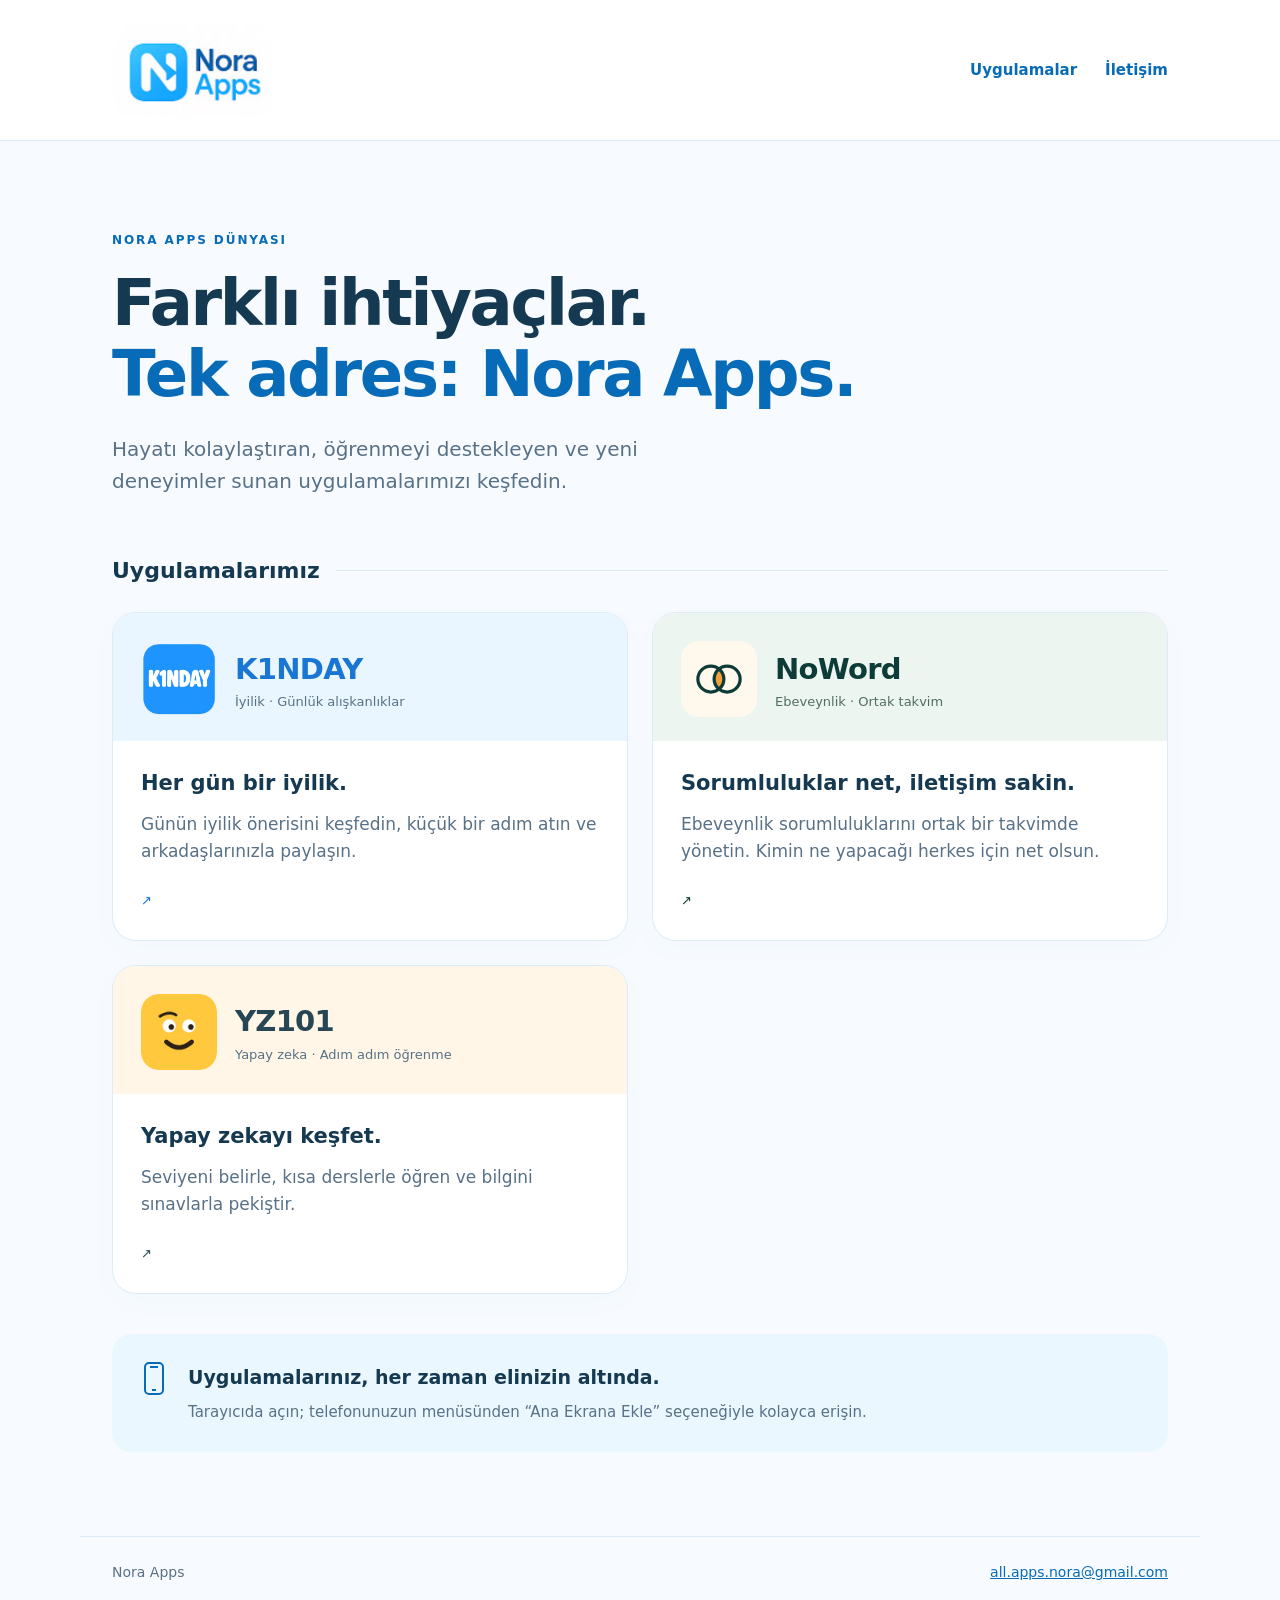
<file: portal/index.html>
<!doctype html>
<html lang="tr"><head><meta charset="utf-8"><meta name="viewport" content="width=device-width,initial-scale=1"><title>Nora Apps — Uygulamalarımız</title><meta name="description" content="Nora Apps uygulamalarını keşfedin. Farklı ihtiyaçlar için geliştirilen uygulamalar, tek adreste."><meta name="theme-color" content="#0878cc"><link rel="icon" href="assets/nora-apps.png"><style>
:root{--blue:#086bb7;--cyan:#20bcf1;--ink:#153951;--muted:#587187;--border:#dcebf5}*{box-sizing:border-box}body{margin:0;background:#f7fbff;color:var(--ink);font:17px/1.6 system-ui,-apple-system,Segoe UI,sans-serif}a{color:inherit}header{background:white;border-bottom:1px solid var(--border)}.nav,main,footer{max-width:1120px;margin:auto;padding:24px 32px}.nav{display:flex;align-items:center;justify-content:space-between;gap:24px}.brand{display:block;width:160px;height:auto}.navlinks{display:flex;gap:28px;font-size:15px;font-weight:650}.navlinks a{text-decoration:none;color:var(--blue)}.hero{padding:66px 0 44px;max-width:810px}.eyebrow{text-transform:uppercase;letter-spacing:.16em;font-size:12px;font-weight:750;color:var(--blue)}h1{font-size:clamp(38px,5.5vw,64px);line-height:1.1;letter-spacing:-2.3px;margin:18px 0 24px;font-weight:750}h1 span{color:var(--blue)}.hero p{max-width:640px;color:var(--muted);font-size:20px;margin:0}.section-title{display:flex;align-items:center;gap:16px;margin:12px 0 24px}h2{font-size:22px;margin:0}.line{height:1px;background:var(--border);flex:1}.apps{display:grid;grid-template-columns:1fr 1fr;gap:24px}.app{text-decoration:none;cursor:pointer;--app:#1976d2;--wash:#eaf6ff;background:white;border:1px solid var(--border);border-radius:24px;overflow:hidden;display:flex;flex-direction:column;box-shadow:0 8px 28px #0878cc06}.apphead{padding:28px 28px 24px;background:var(--wash);display:flex;gap:18px;align-items:center}.app-logo{width:76px;height:76px;object-fit:contain;border-radius:18px;flex:none}.app h3{margin:0;color:var(--app);font-size:29px;letter-spacing:-.7px}.category{font-size:13px;color:var(--muted)}.appbody{padding:26px 28px 28px;flex:1;display:flex;flex-direction:column}.appbody h4{font-size:21px;margin:0 0 10px}.appbody p{color:var(--muted);margin:0 0 26px}.button{padding:14px 18px;display:flex;justify-content:space-between;gap:18px;align-items:center;background:var(--app);border-radius:12px;color:white;text-decoration:none;font-weight:650;margin-top:auto}.button:hover{filter:brightness(.93)}.noword{--app:#0d3b38;--wash:#edf5f1}.noword .category{color:#526e64}.noword .button{background:#0d3b38}.nwlogo{background:#fff9ed;padding:12px}.pending{margin-top:24px;padding:20px 24px;border:1px dashed #c5ddeb;border-radius:16px;display:flex;justify-content:space-between;gap:16px;flex-wrap:wrap;color:var(--muted);font-size:15px}.pending strong{color:var(--ink)}.guide{margin:40px 0 20px;padding:28px;background:#eaf7ff;border-radius:20px;display:flex;align-items:start;gap:20px}.guide svg{flex:none;color:var(--blue)}.guide h2{font-size:19px;margin-bottom:8px}.guide p{color:var(--muted);margin:0;font-size:15px}footer{display:flex;justify-content:space-between;gap:18px;flex-wrap:wrap;border-top:1px solid var(--border);font-size:14px;color:var(--muted);margin-top:40px}footer a{color:var(--blue)}a:focus-visible{outline:3px solid #19b9ee;outline-offset:5px}@media(max-width:640px){.nav,main,footer{padding:20px}.brand{width:128px}.navlinks{gap:18px;font-size:13px}.hero{padding:40px 0 34px}h1{letter-spacing:-1.5px}.hero p{font-size:18px}.apps{grid-template-columns:1fr}.apphead{padding:24px}.appbody{padding:24px}.guide{padding:22px;gap:14px}.app-logo{width:66px;height:66px}}@media(prefers-reduced-motion:no-preference){.button{transition:filter .15s}}
.app:hover{border-color:var(--app);box-shadow:0 10px 30px #0878cc18}.app:focus-visible{outline:3px solid var(--app);outline-offset:5px}.open-hint{margin-top:auto;font-size:13px;color:var(--app)}@media(prefers-reduced-motion:no-preference){.app{transition:box-shadow .15s,border-color .15s}}
</style><script async src="https://pagead2.googlesyndication.com/pagead/js/adsbygoogle.js?client=ca-pub-6312767181179260" crossorigin="anonymous"></script></head><body><header><nav class="nav" aria-label="Ana menü"><a href="/" aria-label="Nora Apps ana sayfa"><img class="brand" src="assets/nora-apps.png" alt="Nora Apps"></a><div class="navlinks"><a href="#uygulamalar">Uygulamalar</a><a href="mailto:all.apps.nora@gmail.com">İletişim</a></div></nav></header><main><section class="hero"><div class="eyebrow">Nora Apps dünyası</div><h1>Farklı ihtiyaçlar.<br><span>Tek adres: Nora Apps.</span></h1><p>Hayatı kolaylaştıran, öğrenmeyi destekleyen ve yeni deneyimler sunan uygulamalarımızı keşfedin.</p></section><div class="section-title" id="uygulamalar"><h2>Uygulamalarımız</h2><span class="line" aria-hidden="true"></span></div><section class="apps" aria-label="Uygulama listesi"><a class="app" href="https://k1nday.web.app/" target="_blank" rel="noopener noreferrer" aria-label="K1NDAY — yeni sekmede açılır"><div class="apphead"><img class="app-logo" src="assets/k1nday.png" alt="K1NDAY logosu"><div><h3>K1NDAY</h3><div class="category">İyilik · Günlük alışkanlıklar</div></div></div><div class="appbody"><h4>Her gün bir iyilik.</h4><p>Günün iyilik önerisini keşfedin, küçük bir adım atın ve arkadaşlarınızla paylaşın.</p><span class="open-hint" aria-hidden="true">↗</span></div></a><a class="app noword" href="https://noword.web.app/" target="_blank" rel="noopener noreferrer" aria-label="NoWord — yeni sekmede açılır"><div class="apphead"><svg class="app-logo nwlogo" viewBox="0 0 32 22" fill="none" stroke="#0d3b38" stroke-width="2" role="img" aria-label="NoWord logosu"><path d="M16 4.76A8 8 0 0 1 16 17.24A8 8 0 0 1 16 4.76Z" fill="#f2a03d" stroke="none"/><circle cx="11" cy="11" r="8"/><circle cx="21" cy="11" r="8"/></svg><div><h3>NoWord</h3><div class="category">Ebeveynlik · Ortak takvim</div></div></div><div class="appbody"><h4>Sorumluluklar net, iletişim sakin.</h4><p>Ebeveynlik sorumluluklarını ortak bir takvimde yönetin. Kimin ne yapacağı herkes için net olsun.</p><span class="open-hint" aria-hidden="true">↗</span></div></a><a class="app" style="--app:#264653;--wash:#fff6e7" href="https://noraapps.web.app/yz101/" target="_blank" rel="noopener noreferrer" aria-label="YZ101 — yeni sekmede açılır"><div class="apphead"><img class="app-logo" src="yz101/logo.png" alt="YZ101 logosu"><div><h3>YZ101</h3><div class="category">Yapay zeka · Adım adım öğrenme</div></div></div><div class="appbody"><h4>Yapay zekayı keşfet.</h4><p>Seviyeni belirle, kısa derslerle öğren ve bilgini sınavlarla pekiştir.</p><span class="open-hint" aria-hidden="true">↗</span></div></a></section><aside class="guide"><svg width="28" height="34" viewBox="0 0 28 34" fill="none" stroke="currentColor" stroke-width="2" aria-hidden="true"><rect x="5" y="1" width="18" height="31" rx="4"/><path d="M10 5h8M12 28h4"/></svg><div><h2>Uygulamalarınız, her zaman elinizin altında.</h2><p>Tarayıcıda açın; telefonunuzun menüsünden “Ana Ekrana Ekle” seçeneğiyle kolayca erişin.</p></div></aside></main><footer><span>Nora Apps</span><a href="mailto:all.apps.nora@gmail.com">all.apps.nora@gmail.com</a></footer></body></html>
</file>
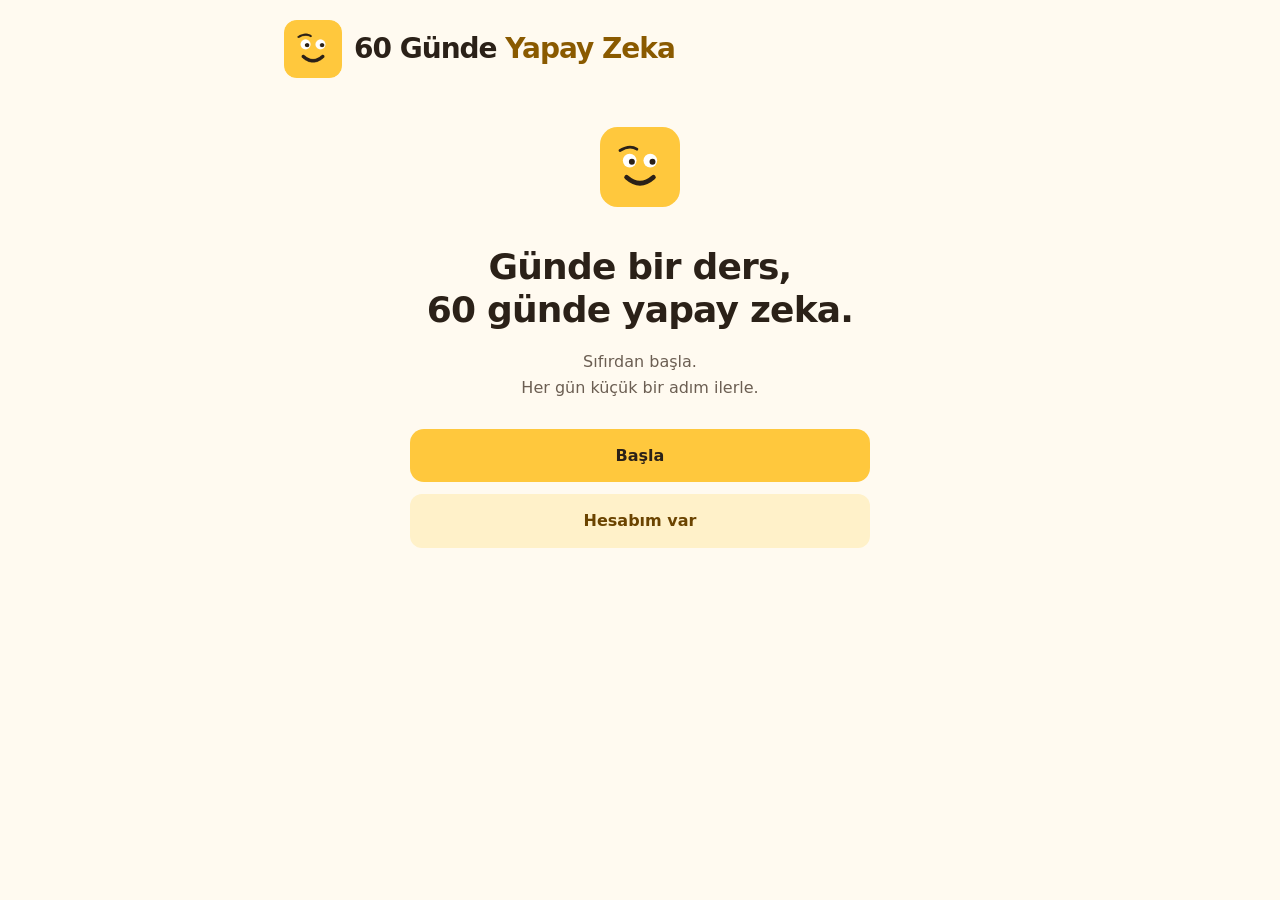
<file: portal/yz101/index.html>
<!doctype html><html lang="tr"><head><meta charset="utf-8"><meta name="viewport" content="width=device-width,initial-scale=1"><meta name="theme-color" content="#FFC83D"><meta name="description" content="60 Günde Yapay Zeka: günde bir dersle yapay zekayı adım adım öğren."><meta name="apple-mobile-web-app-title" content="60 Günde AI"><meta name="apple-mobile-web-app-capable" content="yes"><link rel="apple-touch-icon" href="apple-touch-icon.png?v=3"><meta name="referrer" content="no-referrer"><title>60 Günde Yapay Zeka</title><link rel="icon" type="image/svg+xml" sizes="any" href="app-icon.svg?v=3"><link rel="manifest" href="manifest.webmanifest?v=3"><link rel="stylesheet" href="style.css?v=20261121-anlamak"><link rel="stylesheet" href="lesson-view.css?v=8"></head><body><header><a href="./" class="brand" aria-label="60 Günde Yapay Zeka ana sayfa"><img src="logo.png?v=3" alt=""><span>60 Günde <b>Yapay Zeka</b></span></a><button id="header-profile" class="avatar" aria-label="Profilim" hidden>K</button></header><main id="app"><section class="card"><h1>Hoş geldin.</h1><p>Uygulama yükleniyor…</p></section></main><div id="notice" role="status" aria-live="polite" hidden></div><script src="supabase.min.js"></script><script src="lessons.js?v=3"></script><script src="mentor.js?v=3"></script><script src="onboarding-start.js?v=8"></script><script src="lesson-view.js?v=9"></script><script type="module" src="app.js?v=20261121-ux2"></script></body></html>
</file>
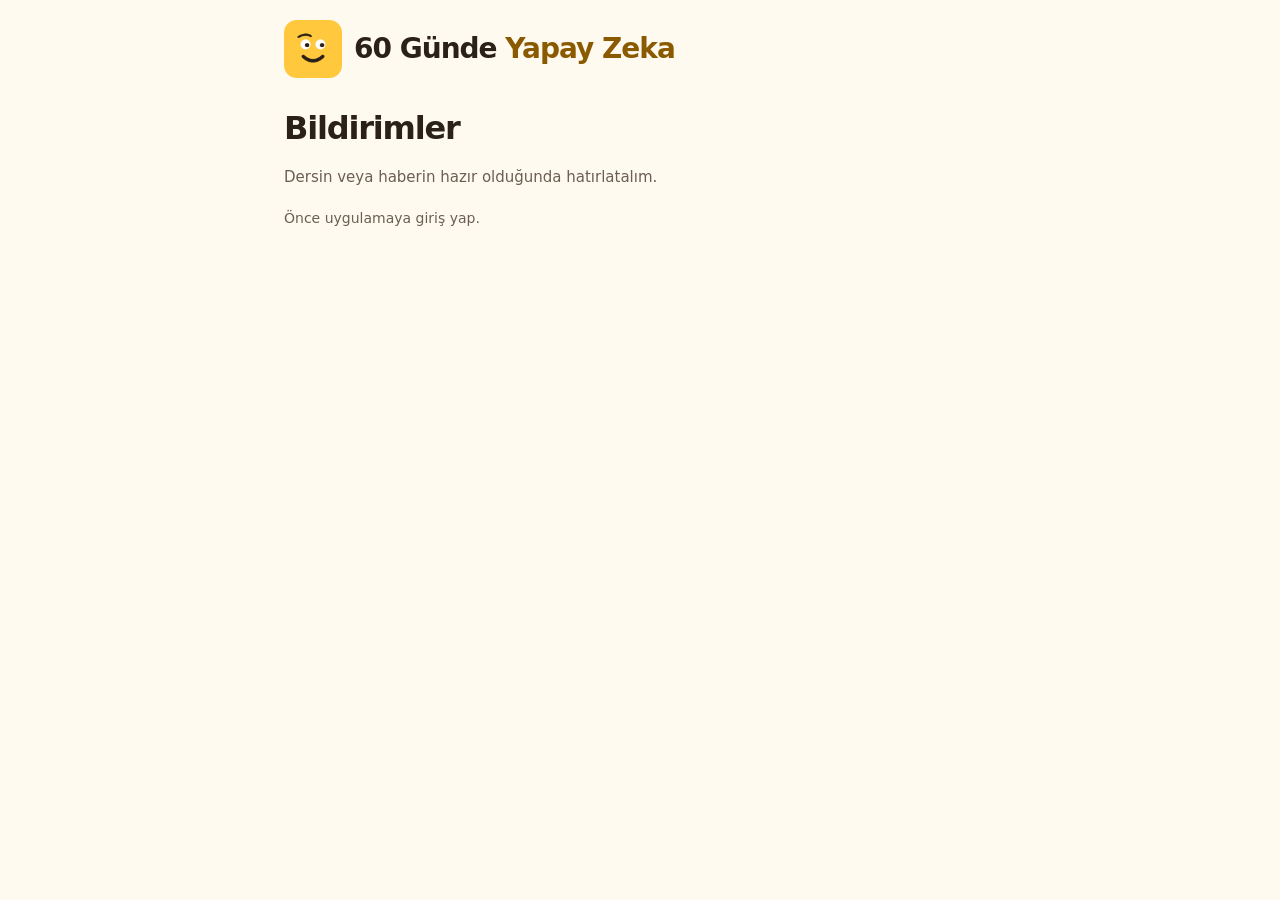
<file: portal/yz101/bildirimler.html>
<!doctype html>
<html lang="tr"><head><meta charset="utf-8"><meta name="viewport" content="width=device-width,initial-scale=1"><meta name="theme-color" content="#FFFAF0"><title>60 Günde Yapay Zeka · Bildirimler</title><link rel="icon" href="logo.png"><link rel="stylesheet" href="style.css?v=20261113-push-switch"><style>
.notification-intro{font-size:15px;max-width:44ch;margin-bottom:16px}
.notification-settings{margin-top:8px}
.notification-state,.notification-time{display:flex;justify-content:space-between;align-items:center;gap:16px;padding:20px 0;border-bottom:1px solid var(--border)}
.notification-state>strong,.notification-time>span{font-size:18px;font-weight:650}
.notification-state .pill{font-size:12px;white-space:nowrap;background:#FFF1C9;color:#6B4400}
.notification-settings .primary{margin:18px 0 6px;min-height:48px}

.notification-time input{width:auto;max-width:145px;margin:0;padding:9px 12px;border:1px solid #F6E0BC;background:#fff;font-size:16px;color:#8A5A00}
.notification-hint{font-size:13px;margin:12px 0 0;line-height:1.6}
.notification-settings #save{margin:14px 0 0;background:#FFF1C9;color:#6B4400}

.notification-message{margin-top:18px;font-size:14px;line-height:1.6}
.notification-state .pill[data-active="true"]{background:#e0f3e8;color:#066b61}
.notification-message:empty{display:none}
.permission-help{margin-top:16px;padding:16px 18px;background:#FCF4E6;border-radius:16px;font-size:14px;line-height:1.6}
.permission-help ol{padding-left:20px;margin:10px 0}.permission-help li+li{margin-top:8px}
.permission-help summary{cursor:pointer;color:#6B4400}.permission-help details p{margin:8px 0 0}
[hidden]{display:none!important}
@media(max-width:380px){.notification-state>strong,.notification-time>span{font-size:16px}.notification-state .pill{font-size:11px;padding:5px 8px}}
.notification-toggle{display:flex;align-items:center;gap:10px;background:transparent!important;color:var(--muted);border:0;padding:8px 0 8px 8px;min-height:44px;font-size:14px;cursor:pointer}
.switch-track{display:block;flex-shrink:0;width:44px;height:26px;border-radius:20px;background:#E8CEA3;position:relative;transition:background .2s}
.switch-track:after{content:"";position:absolute;left:3px;top:3px;width:20px;height:20px;border-radius:50%;background:#fff;box-shadow:0 1px 3px #0002;transition:transform .2s}
.notification-toggle[aria-checked="true"] .switch-track{background:#FFC83D}
.notification-toggle[aria-checked="true"] .switch-track:after{transform:translateX(18px)}
.notification-toggle:focus-visible{outline:2px solid #FFC83D;outline-offset:4px;border-radius:8px}
.notification-toggle:disabled{opacity:.6;cursor:wait}
</style></head><body data-page="notifications"><header><a href="./" class="brand" aria-label="60 Günde Yapay Zeka ana sayfa"><img src="logo.png?v=3" alt=""><span>60 Günde <b>Yapay Zeka</b></span></a></header>
<main><h1>Bildirimler</h1><p class="muted notification-intro">Dersin veya haberin hazır olduğunda hatırlatalım.</p>
<section id="controls" class="notification-settings" hidden>
<div class="notification-state"><strong>Hatırlatmalar</strong><button id="toggle" class="notification-toggle" type="button" role="switch" aria-checked="false" aria-label="Hatırlatmalar"><span id="status">Kontrol ediliyor…</span><span class="switch-track" aria-hidden="true"></span></button></div>
<section id="permission-help" class="permission-help" hidden aria-labelledby="help-title"><strong id="help-title">Nasıl açabilirim?</strong><ol id="help-steps"></ol><details><summary>Hâlâ açılmıyorsa</summary><p>Telefonunun Ayarlar → Uygulamalar → Chrome → Bildirimler bölümünde de iznin açık olduğunu kontrol et.</p></details></section><button class="primary wide" id="enable">Bildirimleri aç</button>
<label class="notification-time"><span>Hatırlatma saati</span><input id="time" type="time" min="10:00" max="21:55" step="300" value="21:00" required></label>
<button class="secondary" id="save" hidden>Saati kaydet</button>
</section><p class="notification-message muted" id="message" role="status" aria-live="polite"></p>
<p><a class="button primary wide" id="back-start" href="./" style="background:#FFC83D;color:#2B2118" hidden>Derslere dön</a></p><script>if(/[?&]start=1/.test(location.search))document.getElementById("back-start").hidden=false;</script></main><script src="supabase.min.js"></script><script>window.PUSH_CONFIG={"url":"https://gjztdlihsfmozxcgdwke.supabase.co","key":"sb_publishable_tDQAKMpHaorQAplXqg5Nqg_zwOImZeT","storageKey":"nora-yz101-auth","sessionStorage":false,"worker":"push-worker.js","scope":"./"};</script><script src="push-settings.js?v=20261120-relative-scope"></script></body></html>
</file>
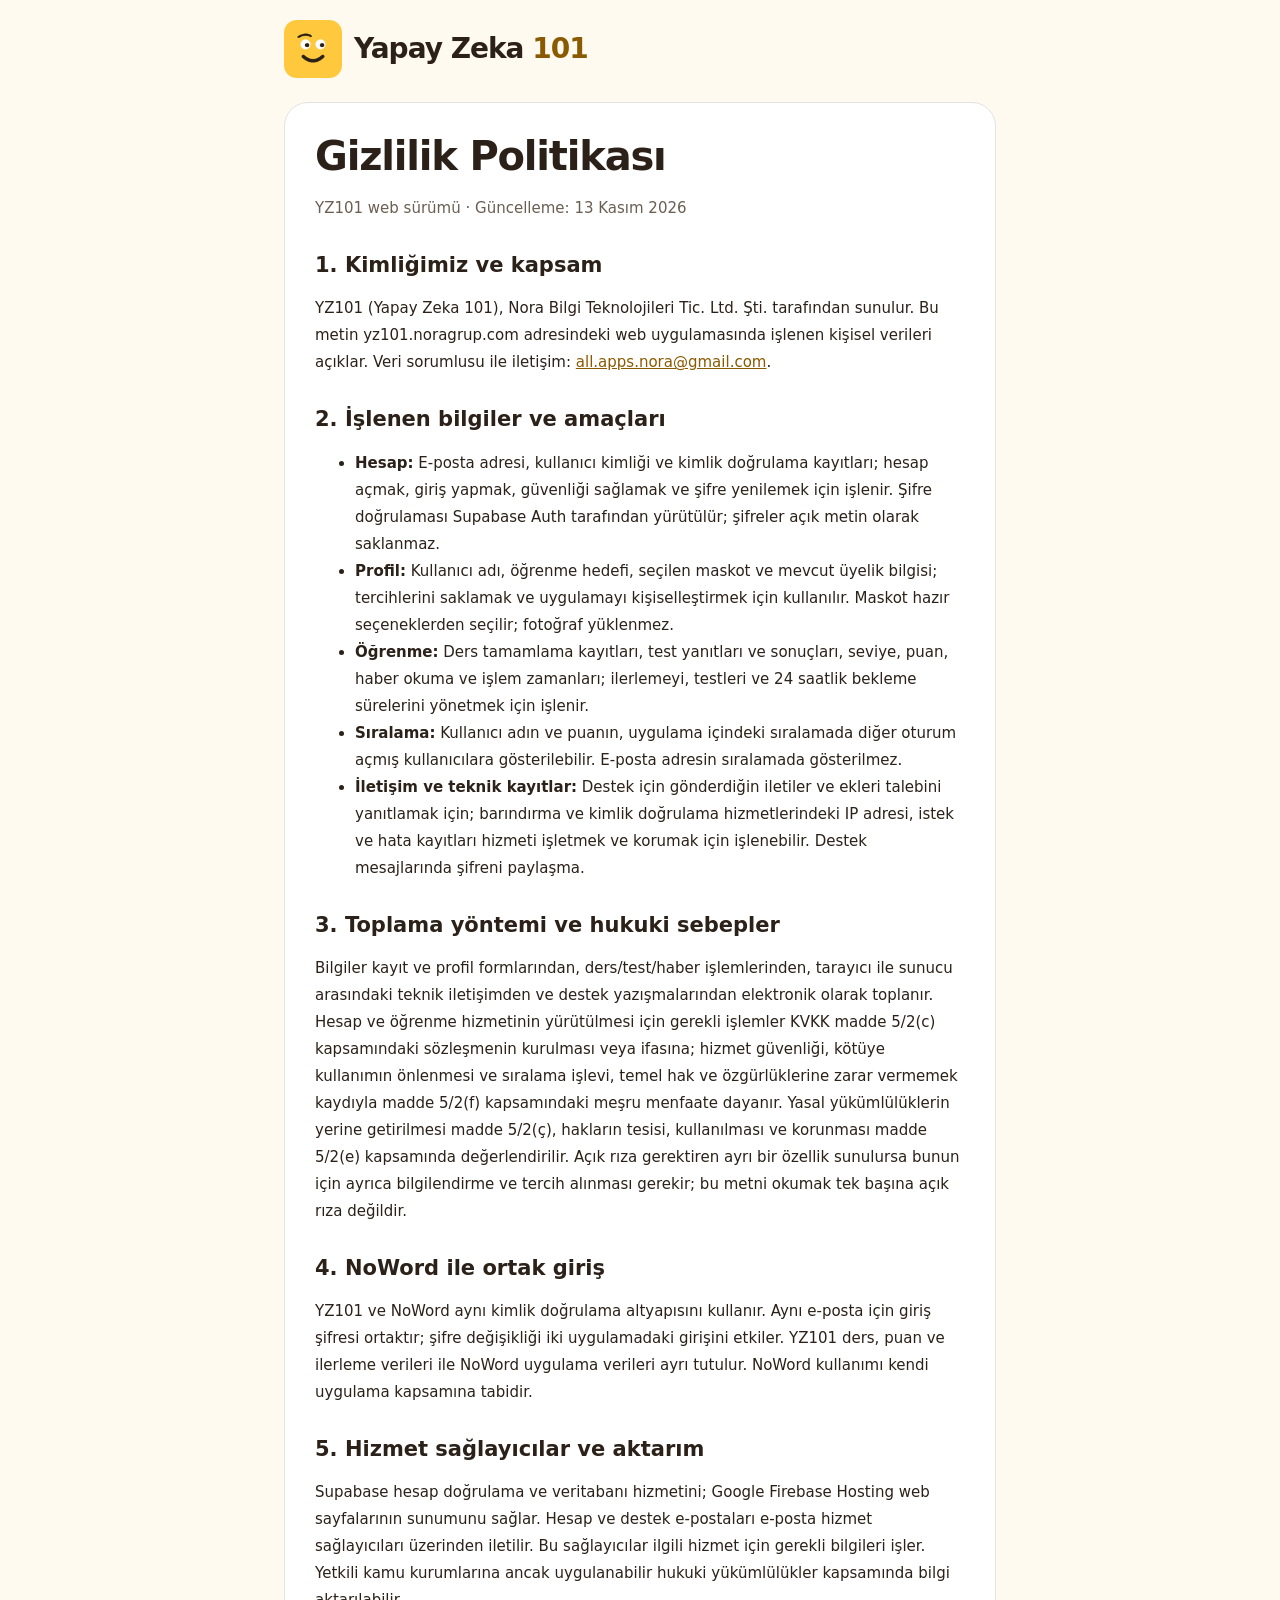
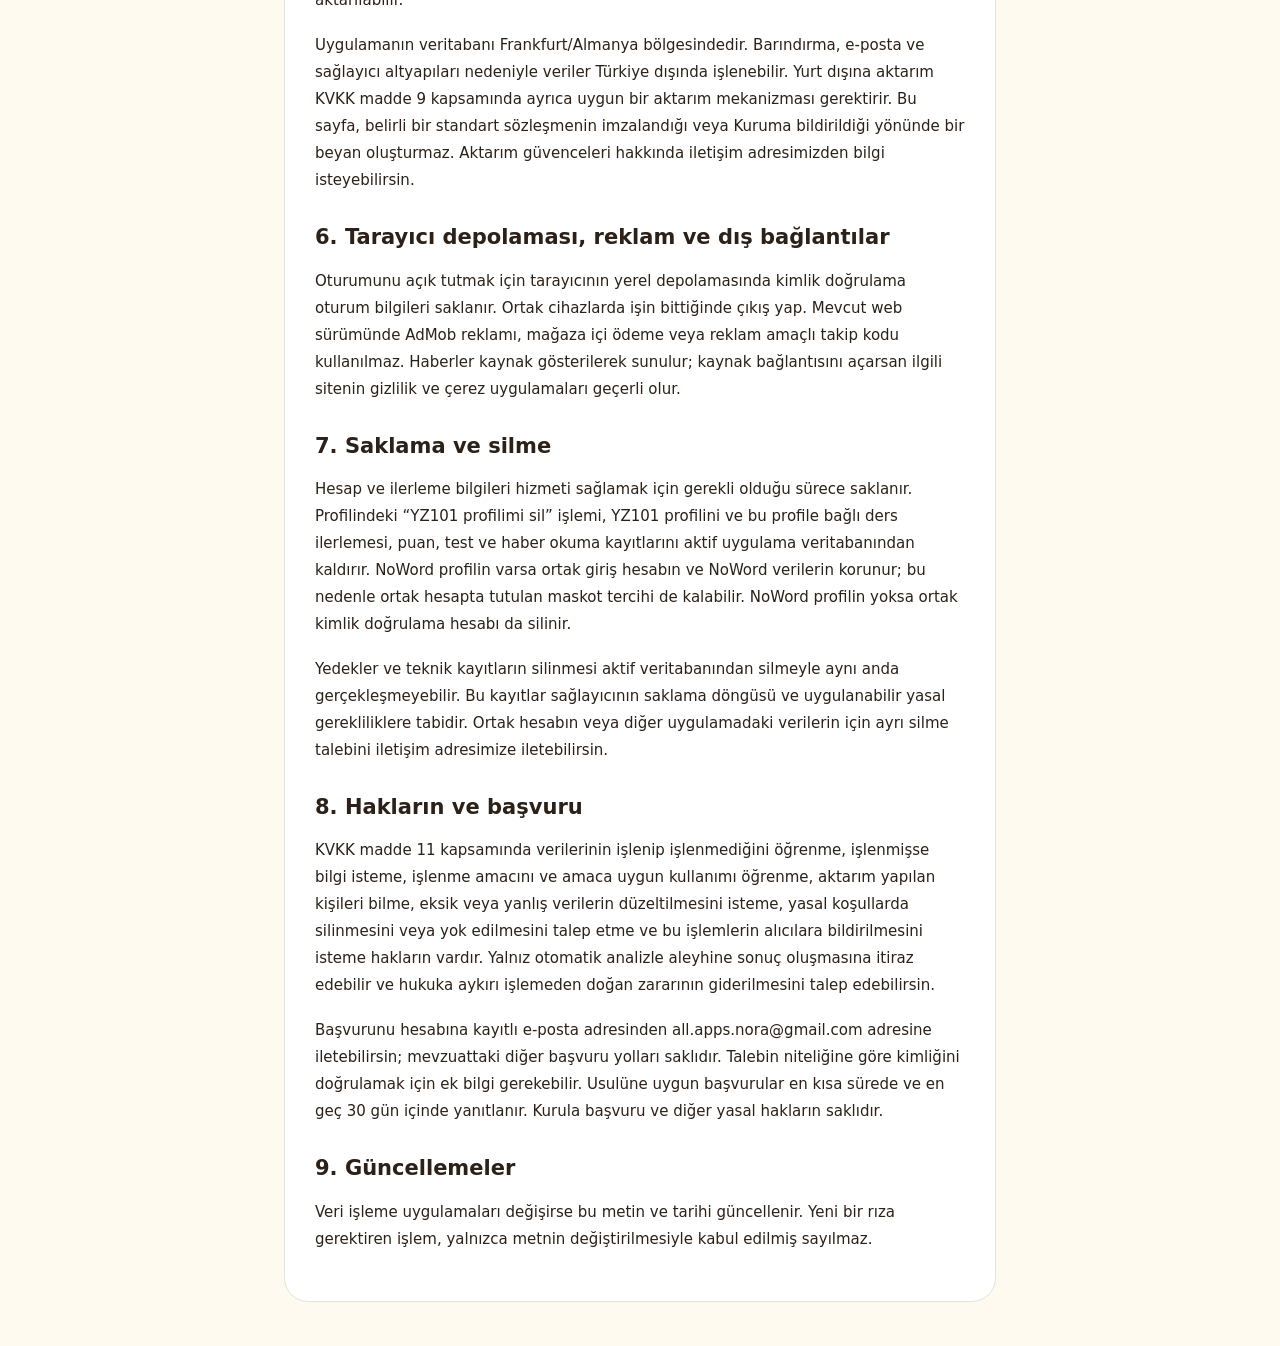
<file: portal/yz101/gizlilik-politikasi.html>
<!doctype html><html lang="tr"><head><meta charset="utf-8"><meta name="viewport" content="width=device-width,initial-scale=1"><title>Gizlilik Politikası · YZ101</title><link rel="stylesheet" href="style.css?v=20261113-legal"></head><body><header><a class="brand" href="./"><img src="logo.png" alt=""><span>Yapay Zeka <b>101</b></span></a></header><main><article class="card legal-document"><h1>Gizlilik Politikası</h1><p class="muted">YZ101 web sürümü · Güncelleme: 13 Kasım 2026</p>
<h2>1. Kimliğimiz ve kapsam</h2><p>YZ101 (Yapay Zeka 101), Nora Bilgi Teknolojileri Tic. Ltd. Şti. tarafından sunulur. Bu metin yz101.noragrup.com adresindeki web uygulamasında işlenen kişisel verileri açıklar. Veri sorumlusu ile iletişim: <a href="mailto:all.apps.nora@gmail.com">all.apps.nora@gmail.com</a>.</p>
<h2>2. İşlenen bilgiler ve amaçları</h2><ul><li><strong>Hesap:</strong> E-posta adresi, kullanıcı kimliği ve kimlik doğrulama kayıtları; hesap açmak, giriş yapmak, güvenliği sağlamak ve şifre yenilemek için işlenir. Şifre doğrulaması Supabase Auth tarafından yürütülür; şifreler açık metin olarak saklanmaz.</li><li><strong>Profil:</strong> Kullanıcı adı, öğrenme hedefi, seçilen maskot ve mevcut üyelik bilgisi; tercihlerini saklamak ve uygulamayı kişiselleştirmek için kullanılır. Maskot hazır seçeneklerden seçilir; fotoğraf yüklenmez.</li><li><strong>Öğrenme:</strong> Ders tamamlama kayıtları, test yanıtları ve sonuçları, seviye, puan, haber okuma ve işlem zamanları; ilerlemeyi, testleri ve 24 saatlik bekleme sürelerini yönetmek için işlenir.</li><li><strong>Sıralama:</strong> Kullanıcı adın ve puanın, uygulama içindeki sıralamada diğer oturum açmış kullanıcılara gösterilebilir. E-posta adresin sıralamada gösterilmez.</li><li><strong>İletişim ve teknik kayıtlar:</strong> Destek için gönderdiğin iletiler ve ekleri talebini yanıtlamak için; barındırma ve kimlik doğrulama hizmetlerindeki IP adresi, istek ve hata kayıtları hizmeti işletmek ve korumak için işlenebilir. Destek mesajlarında şifreni paylaşma.</li></ul>
<h2>3. Toplama yöntemi ve hukuki sebepler</h2><p>Bilgiler kayıt ve profil formlarından, ders/test/haber işlemlerinden, tarayıcı ile sunucu arasındaki teknik iletişimden ve destek yazışmalarından elektronik olarak toplanır. Hesap ve öğrenme hizmetinin yürütülmesi için gerekli işlemler KVKK madde 5/2(c) kapsamındaki sözleşmenin kurulması veya ifasına; hizmet güvenliği, kötüye kullanımın önlenmesi ve sıralama işlevi, temel hak ve özgürlüklerine zarar vermemek kaydıyla madde 5/2(f) kapsamındaki meşru menfaate dayanır. Yasal yükümlülüklerin yerine getirilmesi madde 5/2(ç), hakların tesisi, kullanılması ve korunması madde 5/2(e) kapsamında değerlendirilir. Açık rıza gerektiren ayrı bir özellik sunulursa bunun için ayrıca bilgilendirme ve tercih alınması gerekir; bu metni okumak tek başına açık rıza değildir.</p>
<h2>4. NoWord ile ortak giriş</h2><p>YZ101 ve NoWord aynı kimlik doğrulama altyapısını kullanır. Aynı e-posta için giriş şifresi ortaktır; şifre değişikliği iki uygulamadaki girişini etkiler. YZ101 ders, puan ve ilerleme verileri ile NoWord uygulama verileri ayrı tutulur. NoWord kullanımı kendi uygulama kapsamına tabidir.</p>
<h2>5. Hizmet sağlayıcılar ve aktarım</h2><p>Supabase hesap doğrulama ve veritabanı hizmetini; Google Firebase Hosting web sayfalarının sunumunu sağlar. Hesap ve destek e-postaları e-posta hizmet sağlayıcıları üzerinden iletilir. Bu sağlayıcılar ilgili hizmet için gerekli bilgileri işler. Yetkili kamu kurumlarına ancak uygulanabilir hukuki yükümlülükler kapsamında bilgi aktarılabilir.</p><p>Uygulamanın veritabanı Frankfurt/Almanya bölgesindedir. Barındırma, e-posta ve sağlayıcı altyapıları nedeniyle veriler Türkiye dışında işlenebilir. Yurt dışına aktarım KVKK madde 9 kapsamında ayrıca uygun bir aktarım mekanizması gerektirir. Bu sayfa, belirli bir standart sözleşmenin imzalandığı veya Kuruma bildirildiği yönünde bir beyan oluşturmaz. Aktarım güvenceleri hakkında iletişim adresimizden bilgi isteyebilirsin.</p>
<h2>6. Tarayıcı depolaması, reklam ve dış bağlantılar</h2><p>Oturumunu açık tutmak için tarayıcının yerel depolamasında kimlik doğrulama oturum bilgileri saklanır. Ortak cihazlarda işin bittiğinde çıkış yap. Mevcut web sürümünde AdMob reklamı, mağaza içi ödeme veya reklam amaçlı takip kodu kullanılmaz. Haberler kaynak gösterilerek sunulur; kaynak bağlantısını açarsan ilgili sitenin gizlilik ve çerez uygulamaları geçerli olur.</p>
<h2>7. Saklama ve silme</h2><p>Hesap ve ilerleme bilgileri hizmeti sağlamak için gerekli olduğu sürece saklanır. Profilindeki “YZ101 profilimi sil” işlemi, YZ101 profilini ve bu profile bağlı ders ilerlemesi, puan, test ve haber okuma kayıtlarını aktif uygulama veritabanından kaldırır. NoWord profilin varsa ortak giriş hesabın ve NoWord verilerin korunur; bu nedenle ortak hesapta tutulan maskot tercihi de kalabilir. NoWord profilin yoksa ortak kimlik doğrulama hesabı da silinir.</p><p>Yedekler ve teknik kayıtların silinmesi aktif veritabanından silmeyle aynı anda gerçekleşmeyebilir. Bu kayıtlar sağlayıcının saklama döngüsü ve uygulanabilir yasal gerekliliklere tabidir. Ortak hesabın veya diğer uygulamadaki verilerin için ayrı silme talebini iletişim adresimize iletebilirsin.</p>
<h2>8. Hakların ve başvuru</h2><p>KVKK madde 11 kapsamında verilerinin işlenip işlenmediğini öğrenme, işlenmişse bilgi isteme, işlenme amacını ve amaca uygun kullanımı öğrenme, aktarım yapılan kişileri bilme, eksik veya yanlış verilerin düzeltilmesini isteme, yasal koşullarda silinmesini veya yok edilmesini talep etme ve bu işlemlerin alıcılara bildirilmesini isteme hakların vardır. Yalnız otomatik analizle aleyhine sonuç oluşmasına itiraz edebilir ve hukuka aykırı işlemeden doğan zararının giderilmesini talep edebilirsin.</p><p>Başvurunu hesabına kayıtlı e-posta adresinden all.apps.nora@gmail.com adresine iletebilirsin; mevzuattaki diğer başvuru yolları saklıdır. Talebin niteliğine göre kimliğini doğrulamak için ek bilgi gerekebilir. Usulüne uygun başvurular en kısa sürede ve en geç 30 gün içinde yanıtlanır. Kurula başvuru ve diğer yasal hakların saklıdır.</p>
<h2>9. Güncellemeler</h2><p>Veri işleme uygulamaları değişirse bu metin ve tarihi güncellenir. Yeni bir rıza gerektiren işlem, yalnızca metnin değiştirilmesiyle kabul edilmiş sayılmaz.</p></article></main></body></html>
</file>
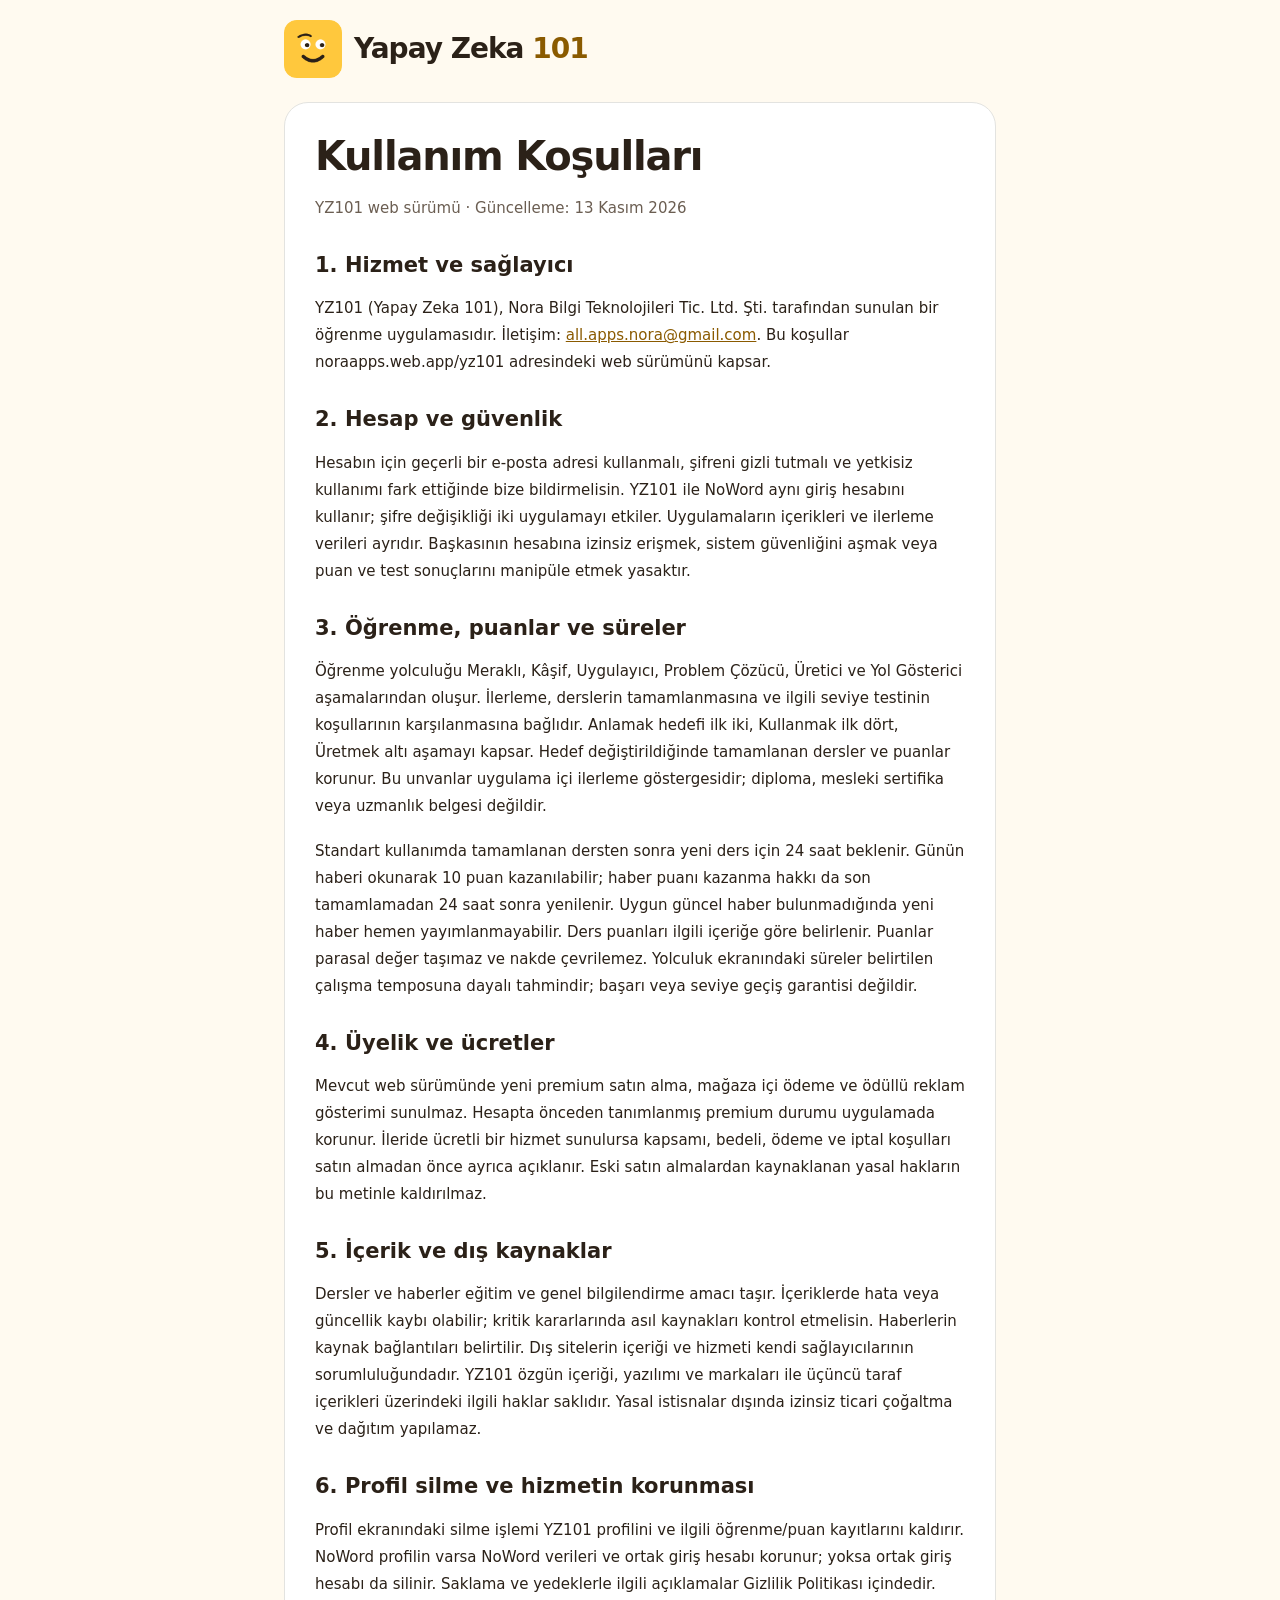
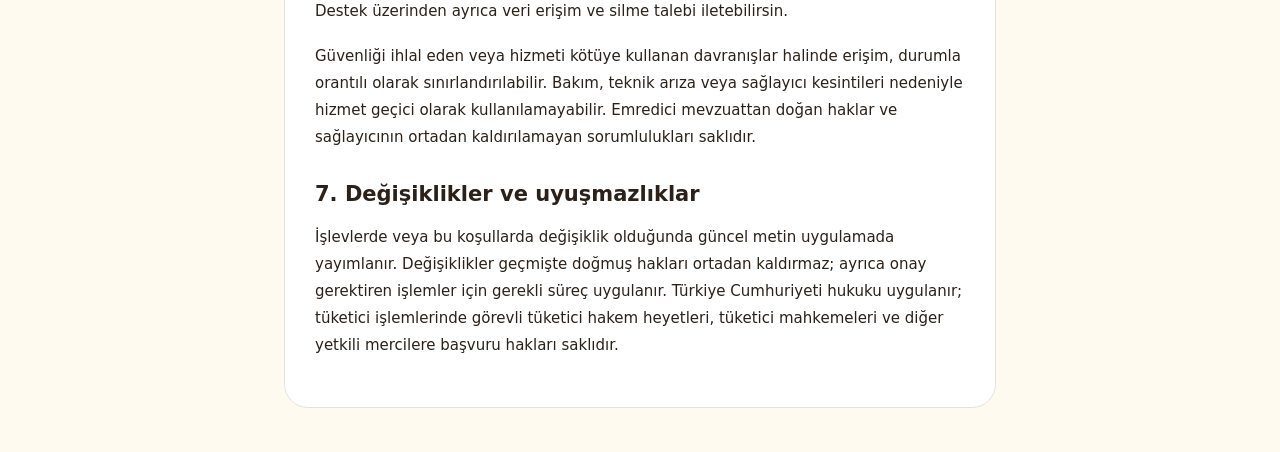
<file: portal/yz101/kullanim-kosullari.html>
<!doctype html><html lang="tr"><head><meta charset="utf-8"><meta name="viewport" content="width=device-width,initial-scale=1"><title>Kullanım Koşulları · YZ101</title><link rel="stylesheet" href="style.css?v=20261113-legal"></head><body><header><a class="brand" href="./"><img src="logo.png" alt=""><span>Yapay Zeka <b>101</b></span></a></header><main><article class="card legal-document"><h1>Kullanım Koşulları</h1><p class="muted">YZ101 web sürümü · Güncelleme: 13 Kasım 2026</p>
<h2>1. Hizmet ve sağlayıcı</h2><p>YZ101 (Yapay Zeka 101), Nora Bilgi Teknolojileri Tic. Ltd. Şti. tarafından sunulan bir öğrenme uygulamasıdır. İletişim: <a href="mailto:all.apps.nora@gmail.com">all.apps.nora@gmail.com</a>. Bu koşullar noraapps.web.app/yz101 adresindeki web sürümünü kapsar.</p>
<h2>2. Hesap ve güvenlik</h2><p>Hesabın için geçerli bir e-posta adresi kullanmalı, şifreni gizli tutmalı ve yetkisiz kullanımı fark ettiğinde bize bildirmelisin. YZ101 ile NoWord aynı giriş hesabını kullanır; şifre değişikliği iki uygulamayı etkiler. Uygulamaların içerikleri ve ilerleme verileri ayrıdır. Başkasının hesabına izinsiz erişmek, sistem güvenliğini aşmak veya puan ve test sonuçlarını manipüle etmek yasaktır.</p>
<h2>3. Öğrenme, puanlar ve süreler</h2><p>Öğrenme yolculuğu Meraklı, Kâşif, Uygulayıcı, Problem Çözücü, Üretici ve Yol Gösterici aşamalarından oluşur. İlerleme, derslerin tamamlanmasına ve ilgili seviye testinin koşullarının karşılanmasına bağlıdır. Anlamak hedefi ilk iki, Kullanmak ilk dört, Üretmek altı aşamayı kapsar. Hedef değiştirildiğinde tamamlanan dersler ve puanlar korunur. Bu unvanlar uygulama içi ilerleme göstergesidir; diploma, mesleki sertifika veya uzmanlık belgesi değildir.</p><p>Standart kullanımda tamamlanan dersten sonra yeni ders için 24 saat beklenir. Günün haberi okunarak 10 puan kazanılabilir; haber puanı kazanma hakkı da son tamamlamadan 24 saat sonra yenilenir. Uygun güncel haber bulunmadığında yeni haber hemen yayımlanmayabilir. Ders puanları ilgili içeriğe göre belirlenir. Puanlar parasal değer taşımaz ve nakde çevrilemez. Yolculuk ekranındaki süreler belirtilen çalışma temposuna dayalı tahmindir; başarı veya seviye geçiş garantisi değildir.</p>
<h2>4. Üyelik ve ücretler</h2><p>Mevcut web sürümünde yeni premium satın alma, mağaza içi ödeme ve ödüllü reklam gösterimi sunulmaz. Hesapta önceden tanımlanmış premium durumu uygulamada korunur. İleride ücretli bir hizmet sunulursa kapsamı, bedeli, ödeme ve iptal koşulları satın almadan önce ayrıca açıklanır. Eski satın almalardan kaynaklanan yasal hakların bu metinle kaldırılmaz.</p>
<h2>5. İçerik ve dış kaynaklar</h2><p>Dersler ve haberler eğitim ve genel bilgilendirme amacı taşır. İçeriklerde hata veya güncellik kaybı olabilir; kritik kararlarında asıl kaynakları kontrol etmelisin. Haberlerin kaynak bağlantıları belirtilir. Dış sitelerin içeriği ve hizmeti kendi sağlayıcılarının sorumluluğundadır. YZ101 özgün içeriği, yazılımı ve markaları ile üçüncü taraf içerikleri üzerindeki ilgili haklar saklıdır. Yasal istisnalar dışında izinsiz ticari çoğaltma ve dağıtım yapılamaz.</p>
<h2>6. Profil silme ve hizmetin korunması</h2><p>Profil ekranındaki silme işlemi YZ101 profilini ve ilgili öğrenme/puan kayıtlarını kaldırır. NoWord profilin varsa NoWord verileri ve ortak giriş hesabı korunur; yoksa ortak giriş hesabı da silinir. Saklama ve yedeklerle ilgili açıklamalar Gizlilik Politikası içindedir. Destek üzerinden ayrıca veri erişim ve silme talebi iletebilirsin.</p><p>Güvenliği ihlal eden veya hizmeti kötüye kullanan davranışlar halinde erişim, durumla orantılı olarak sınırlandırılabilir. Bakım, teknik arıza veya sağlayıcı kesintileri nedeniyle hizmet geçici olarak kullanılamayabilir. Emredici mevzuattan doğan haklar ve sağlayıcının ortadan kaldırılamayan sorumlulukları saklıdır.</p>
<h2>7. Değişiklikler ve uyuşmazlıklar</h2><p>İşlevlerde veya bu koşullarda değişiklik olduğunda güncel metin uygulamada yayımlanır. Değişiklikler geçmişte doğmuş hakları ortadan kaldırmaz; ayrıca onay gerektiren işlemler için gerekli süreç uygulanır. Türkiye Cumhuriyeti hukuku uygulanır; tüketici işlemlerinde görevli tüketici hakem heyetleri, tüketici mahkemeleri ve diğer yetkili mercilere başvuru hakları saklıdır.</p></article></main></body></html>
</file>
<file: portal/yz101/style.css>
:root{--bg:#FFFAF0;--ink:#2B2118;--muted:#A27529;--orange:#f4a261;--teal:#237f75;--border:#e5ded4}*{box-sizing:border-box}body{margin:0;background:var(--bg);color:var(--ink);font:16px/1.6 system-ui,-apple-system,Segoe UI,sans-serif}header,main,footer{max-width:1060px;margin:auto;padding:24px}header{display:flex;justify-content:space-between;align-items:center}.brand img{width:154px;max-height:82px;object-fit:contain}.nora{color:var(--muted);text-decoration:none;font-size:14px}h1{font-size:clamp(30px,5vw,46px);line-height:1.15;letter-spacing:-1px;margin:0 0 16px}h2{font-size:24px;line-height:1.3;margin:0 0 16px}h3{margin:0 0 10px}p{margin:0 0 18px}.muted{color:var(--muted)}.card{background:#fff;border:1px solid var(--border);border-radius:24px;padding:30px;margin-bottom:20px}.auth{max-width:480px;margin:20px auto}.eyebrow{font-size:12px;letter-spacing:.12em;text-transform:uppercase;color:var(--teal);font-weight:750;margin-bottom:14px}.hero{background:var(--ink);color:white;padding:36px;border-radius:24px;margin-bottom:24px}.hero p{color:#F8E9D0}.hero .eyebrow{color:#ffbf8b}.row{display:flex;gap:12px;align-items:center;flex-wrap:wrap}.between{justify-content:space-between}.grid{display:grid;grid-template-columns:repeat(2,minmax(0,1fr));gap:20px}.stats{display:flex;gap:30px;margin:24px 0 0}.stats strong{display:block;font-size:30px}.stats span{font-size:13px;color:#F8E9D0}button,.button{cursor:pointer;border:0;border-radius:12px;padding:14px 20px;background:var(--ink);color:#fff;font:inherit;font-weight:650;text-decoration:none;display:inline-block;text-align:center}button.primary{background:var(--orange);color:#392D1F}button.secondary{background:#edf4f2;color:var(--ink)}button.text{background:transparent;color:var(--teal);padding:8px}.wide{width:100%}button:disabled{opacity:.5;cursor:default}input,select{display:block;width:100%;font:inherit;padding:13px 15px;margin:8px 0 20px;border:1px solid #ECD8B5;border-radius:12px;background:white;color:var(--ink)}label{font-size:14px;font-weight:600}nav{display:flex;gap:8px;overflow:auto;margin:0 0 24px}nav button{white-space:nowrap;background:transparent;color:var(--ink);padding:11px 18px}nav button[aria-current=page]{background:var(--ink);color:white}.pill{font-size:12px;background:#e8f3ef;color:var(--teal);padding:5px 10px;border-radius:30px;display:inline-block}.lesson{width:100%;display:flex;gap:16px;text-align:left;align-items:center;background:white;color:var(--ink);border:1px solid var(--border);padding:20px;margin:10px 0;border-radius:16px}.lesson .num{font-size:20px;color:var(--teal);min-width:30px}.lesson small{display:block;font-weight:400;color:var(--muted)}.content{white-space:pre-wrap;overflow-wrap:anywhere;font-size:18px;line-height:1.9}.question{padding:20px 0;border-bottom:1px solid var(--border)}.option{display:flex;align-items:flex-start;gap:12px;border:1px solid var(--border);border-radius:12px;padding:14px;margin:10px 0;cursor:pointer;font-size:16px;font-weight:400}.option:has(input:checked){border-color:var(--teal);background:#f0f8f5}.option input{width:20px;flex-shrink:0;margin:5px 0 0;accent-color:var(--teal)}.actions{margin-top:24px}.notice-inline{background:#edf6f2;border-left:4px solid var(--teal);padding:16px;margin:16px 0;border-radius:8px}.danger{color:#a22c2c!important;background:#fff1ef!important}#notice{position:fixed;bottom:24px;left:50%;transform:translateX(-50%);max-width:min(600px,92vw);background:var(--ink);color:white;border-radius:12px;padding:16px 24px;box-shadow:0 4px 24px #0003;z-index:10}.rank{padding:14px 0;border-bottom:1px solid var(--border);display:flex;justify-content:space-between}.rank.me{color:var(--teal);font-weight:700}footer{text-align:center;font-size:13px;color:var(--muted)}footer a{color:var(--teal)}:focus-visible{outline:3px solid var(--orange);outline-offset:3px}@media(max-width:650px){header,main,footer{padding:16px}.grid{grid-template-columns:1fr}.card{padding:22px}.hero{padding:26px}.brand img{width:126px}.stats{gap:25px}.content{font-size:17px}button{min-height:46px}}

.daily-heading{display:flex;align-items:center;justify-content:space-between;gap:16px;margin:28px 0}.daily-heading h1{margin:0}.daily-heading>span{color:var(--muted,#B2812D);font-size:14px}.daily-card{display:flex;flex-direction:column;gap:18px;text-align:left;width:100%;color:#2B2118;background:#fff;border:1px solid #ddd8d0;cursor:pointer;font:inherit;min-height:240px;margin:0}.daily-card:hover{border-color:#2a9d8f;background:#fcfffe}.daily-card:focus-visible{outline:3px solid #2a9d8f;outline-offset:4px}.daily-label{display:flex;justify-content:space-between;gap:20px;font-weight:700;font-size:15px;color:#287970}.daily-label>span{font-size:23px}.daily-title{font-size:25px;line-height:1.3}.daily-card.completed{background:#f0f8f4;border-color:#c7dfd2}.countdown{font-size:32px;letter-spacing:2px;font-variant-numeric:tabular-nums;font-weight:700}.daily-card .muted{font-size:15px;line-height:1.5}.daily-grid{align-items:stretch}
/* Nora learning identity */
:root{--bg:#FFFAF0;--ink:#2B2118;--muted:#6B5E52;--teal:#066b61;--border:#e3e3e0;--orange:#f6c58f}body{font-family:Inter,system-ui,-apple-system,'Segoe UI',sans-serif}header,main,footer{max-width:760px}header{gap:18px;padding-top:28px;padding-bottom:12px}.brand{display:flex;align-items:center;gap:12px;text-decoration:none;color:var(--ink);font-size:clamp(19px,4.8vw,28px);font-weight:800;letter-spacing:-1px;white-space:nowrap}.brand img{width:58px;height:66px;object-fit:contain}.brand b{color:#8A5A00}.nora{font-size:11px}main{position:relative;min-height:65vh}h1{font-size:clamp(30px,6vw,40px);font-weight:800;letter-spacing:-1.2px}h2{font-size:25px}button.primary{background:#FFC83D;color:#2B2118}.card{box-shadow:none;border-color:var(--border)}.daily-heading{margin:12px 0 20px}.home-tools{position:absolute;right:24px;top:24px}.avatar{display:inline-flex;align-items:center;justify-content:center;width:46px;height:46px;border-radius:50%;padding:0;background:#F8E8CC;color:#413323;font-weight:750;font-size:22px}.avatar.large{width:76px;height:76px;font-size:32px;flex-shrink:0}.journey-summary{display:block;text-align:left;padding:0 0 25px;width:100%;background:transparent;color:var(--ink);font-weight:400}.journey-summary strong{font-size:21px}.journey-summary>.muted{display:block;margin:8px 0 12px}.points{padding:5px 13px;border-radius:30px;background:#ffe2c2;color:#493522;font-size:15px;font-weight:700}progress{display:block;width:100%;height:10px;border:0;border-radius:20px;background:#F3E9D2;overflow:hidden;accent-color:#FFC83D}progress::-webkit-progress-bar{background:#F3E9D2}progress::-webkit-progress-value{background:#FFC83D;border-radius:20px}progress::-moz-progress-bar{background:#FFC83D}.daily-grid{grid-template-columns:1fr;gap:16px}.daily-card{background:#FFF1C9;border:1px solid transparent;border-radius:24px;padding:25px;min-height:0;gap:12px;color:var(--ink);transition:transform .15s,box-shadow .15s}.daily-card:hover{background:#F9ECD7;border-color:#EBD4AE;box-shadow:0 6px 20px #193f5b0a}.daily-card:active{transform:scale(.99)}.daily-card.completed{background:#e0f3e8;border-color:transparent}.daily-card.completed:hover{background:#d7eddf}.daily-label{color:#6B4400;text-transform:uppercase;font-size:13px;letter-spacing:.05em;align-items:center}.completed .daily-label{color:#086b56}.daily-title{font-weight:750;font-size:clamp(22px,5.6vw,29px);letter-spacing:-.5px}.countdown{font-size:36px;letter-spacing:1px;color:#075e51}.daily-card .muted{color:#6C553A}.back{margin-bottom:18px}.back span{font-size:14px}.journey-path{margin:28px 0}.milestone{position:relative;display:flex;align-items:center;width:100%;background:transparent;color:var(--ink);padding:0 0 20px;text-align:left;gap:16px}.milestone:not(:last-child):before{content:'';position:absolute;left:20px;top:30px;bottom:-15px;width:2px;background:#EEDCBD}.step-dot{z-index:1;display:flex;align-items:center;justify-content:center;flex-shrink:0;width:42px;height:42px;border-radius:50%;background:#F9ECD7;color:#6B5E52;font-size:18px}.step-body{position:relative;display:block;background:#f0eeea;border-radius:18px;padding:18px 36px 18px 18px;flex:1}.step-body strong{display:block;font-size:21px}.step-body small{display:block;font-weight:400;color:var(--muted);margin:6px 0 12px}.step-body .pill{margin-top:5px;background:#FFC83D;color:#2B2118}.chevron{position:absolute;right:16px;top:20px}.current .step-body{background:#FFF1C9}.current .step-dot{background:#AA7B2A;color:white}.done .step-body{background:#e0f3e8}.done .step-dot{background:#17836b;color:white}.upcoming .step-body{background:#ffe7ce}.journey-tip{background:#fff0df;border-radius:20px;padding:22px;font-size:18px;font-weight:650}.journey-tip small{display:block;color:#65574a;font-weight:400;font-size:14px;margin-top:10px}.profile-head{display:flex;gap:20px;align-items:center;margin:30px 0}.profile-head h2{margin-bottom:8px}.profile-stats{display:flex;justify-content:space-between;gap:20px;padding:18px 0;border-bottom:1px solid var(--border);font-size:20px}.settings>button,.settings>details>summary,.membership{display:block;width:100%;text-align:left;border-bottom:1px solid var(--border);background:transparent;color:var(--ink);border-radius:0;padding:22px 0;font-size:18px}.settings>button span,.settings summary>span{float:right}.settings summary{cursor:pointer;list-style:none;font-weight:650}.settings summary::-webkit-details-marker{display:none}.settings form{padding:18px 0}.membership small{display:block;color:var(--muted);font-size:15px}.settings .delete-profile summary{color:#a44343;font-size:14px;font-weight:400;border:0}.settings .delete-profile p{font-size:14px}.question{border:0;border-bottom:1px solid var(--border);margin:0 0 20px;min-width:0}.question legend{font-weight:700}.option:has(input:checked){background:#FFF1C9;border-color:#FFC83D}a{color:#8A5A00}.content{max-width:65ch}.auth{margin-top:24px}footer{padding-top:36px}.lesson{font-weight:550}.rank{gap:16px}.rank span{overflow-wrap:anywhere}@media(max-width:650px){header,main,footer{padding-left:20px;padding-right:20px}.brand img{width:44px;height:52px}.brand{gap:8px}.nora{max-width:40px;text-align:right;line-height:1.4}.home-tools{right:20px;top:17px}.daily-card{padding:22px}.step-body strong{font-size:18px}.step-body{padding-left:15px}.milestone{gap:12px}}@media(prefers-reduced-motion:reduce){*{scroll-behavior:auto!important;transition:none!important}}
/* Compact daily view; keep natural overflow for large accessibility text. */
[hidden]{display:none!important}header #header-profile{flex-shrink:0}.compact-progress{display:flex;align-items:center;gap:10px;white-space:nowrap;font-size:14px}.compact-progress strong{font-size:16px}.compact-progress .points{margin-left:auto;font-size:13px;padding:3px 9px}.journey-summary{padding:8px 0 18px}.journey-summary progress{margin-top:12px;height:7px}body[data-page=home] main{min-height:0;padding-top:8px}body[data-page=home] footer{display:none}body[data-page=home] .daily-card{padding:19px 22px;gap:9px}body[data-page=home] .daily-title{font-size:clamp(21px,5.5vw,26px)}body[data-page=home] .daily-card:not(.completed) .muted{display:-webkit-box;-webkit-line-clamp:2;-webkit-box-orient:vertical;overflow:hidden}body[data-page=home] .daily-card:not(.completed) .daily-title{display:-webkit-box;-webkit-line-clamp:3;-webkit-box-orient:vertical;overflow:hidden}body[data-page=home] .countdown{font-size:30px}body[data-page=home] .daily-grid{gap:14px}.locked-level{margin-top:20px}.locked-level h2{margin-top:18px}@media(max-width:380px){header,main{padding-left:16px;padding-right:16px}.compact-progress{gap:7px;font-size:12px}.compact-progress strong{font-size:14px}.compact-progress .points{font-size:12px}.brand{font-size:18px}.brand img{width:38px;height:46px}}@media(max-height:700px){body[data-page=home] header{padding-top:16px;padding-bottom:8px}body[data-page=home] .daily-card{padding:16px 20px;gap:7px}body[data-page=home] .daily-title{font-size:21px}body[data-page=home] .daily-label{font-size:12px}body[data-page=home] .countdown{font-size:27px}}
/* Balanced viewport and selectable account mascots */
header{padding-top:16px;padding-bottom:8px}main{padding-top:12px;min-height:0}main>h1{margin:8px 0 18px;font-size:32px}.journey-path{margin:18px 0}.profile-head{margin:18px 0 10px}.profile-stats{padding:15px 0}.avatar svg{width:85%;height:85%}.avatar{background:#FAF0DE}.brand{cursor:pointer}.journey-summary{position:relative;background:#fff;border:1px solid #F7E5C7;border-radius:16px;padding:14px 16px;box-shadow:0 2px 8px #17364c08;margin-bottom:16px;transition:background .15s,box-shadow .15s}.journey-summary:hover{background:#FDF8F0;box-shadow:0 3px 12px #17364c14}.journey-link{display:block;color:#695339;font-size:12px;font-weight:650;margin-top:7px}.journey-summary progress{margin-top:8px}.mascot-picker summary{cursor:pointer;color:#8A5A00;font-size:14px;padding:8px 0}.mascot-options{display:flex;gap:8px;padding:10px 0;flex-wrap:wrap}.mascot-options button{background:#FCF5E9;border:2px solid transparent;color:var(--ink);width:calc((100% - 32px)/5);padding:6px;min-width:48px}.mascot-options button[aria-pressed=true]{border-color:#FFC83D;background:#FFF1C9}.mascot-options svg{display:block;width:100%;height:auto}.mascot-options small{font-size:10px}body[data-page=home]{min-height:100dvh;display:flex;flex-direction:column}body[data-page=home] header{width:100%;flex-shrink:0}body[data-page=home] main{width:100%;flex:1;display:flex;flex-direction:column;padding-bottom:24px}body[data-page=home] .daily-grid{flex:1;grid-template-rows:1fr 1fr}body[data-page=home] .daily-card{justify-content:center;gap:12px}body[data-page=home] .journey-summary{flex-shrink:0}body[data-page=home] .daily-card .daily-label{margin-bottom:auto}body[data-page=home] .daily-card .countdown{margin-top:auto}body[data-page=home] .daily-card{min-height:180px;padding:22px}footer{padding-top:20px;padding-bottom:16px}@media(max-height:700px){body[data-page=home] .daily-card{min-height:155px;padding:16px;gap:7px}body[data-page=home] .journey-summary{padding:10px 14px;margin-bottom:12px}.journey-link{margin-top:4px}body[data-page=home] main{padding-bottom:16px}}@media(min-width:800px){body[data-page=home] main{flex:0 1 auto}.daily-card{min-height:220px}}
.ranking-periods{display:grid;grid-template-columns:1.25fr 1fr 1fr;gap:4px;background:#FAF0DF;padding:4px;border-radius:14px;margin:20px 0}.ranking-periods button{padding:11px 4px;font-size:13px;white-space:nowrap;background:transparent;color:var(--muted);border-radius:10px;min-width:0}.ranking-periods button[aria-pressed=true]{background:#fff;color:#70583C;box-shadow:0 2px 6px #2B21180c}#ranking-content{padding:8px 20px;border:0;background:#fff}.rank{align-items:center;gap:12px;padding:17px 0}.rank>strong{white-space:nowrap;font-size:14px}.rank-number{display:inline-flex;align-items:center;justify-content:center;min-width:28px;height:28px;background:#FCF5E8;border-radius:9px;font-size:13px;margin-right:8px}.rank.me{background:#edf8f5;border-radius:12px;padding-left:10px;padding-right:10px}.settings-link{display:block;text-decoration:none;color:var(--ink);padding:22px 0;border-bottom:1px solid var(--border);font-size:18px;font-weight:650}.settings-link>span{float:right}.profile-head button.avatar{border:2px solid #E8CFA5;transition:box-shadow .15s}.profile-head button.avatar:hover{box-shadow:0 0 0 4px #FFF1C9}.mascot-picker{padding-bottom:12px}.legal-document{font-size:16px;line-height:1.8;overflow-wrap:anywhere}
.profile-identity{min-width:0;flex:1}.editable-name{display:flex;align-items:center;gap:10px;background:transparent;color:var(--ink);padding:4px 0 10px;text-align:left;font-size:25px;line-height:1.2;overflow-wrap:anywhere;max-width:100%;border-radius:4px}.editable-name svg{width:17px;height:17px;flex-shrink:0;fill:none;stroke:#AD7D2B;stroke-width:1.7;stroke-linecap:round;stroke-linejoin:round}.identity-meta{display:flex;align-items:center;gap:8px;flex-wrap:wrap}.identity-meta .points{font-size:13px;padding:4px 10px}.inline-editor{padding:16px;background:#fff;border-radius:16px;margin:12px 0 20px}.settings>.goal-picker>summary{display:flex;justify-content:space-between;align-items:center;gap:14px}.settings>.goal-picker>summary>span{float:none}.goal-picker summary strong{font-size:15px;color:#8A5A00;font-weight:600}.goal-options{display:flex;gap:8px;padding:12px 0 16px}.goal-options button{flex:1;min-width:0;padding:11px 5px;background:#FCF4E7;color:var(--muted);font-size:13px}.goal-options button[aria-pressed=true]{background:#FFF1C9;color:#8A5A00;box-shadow:inset 0 0 0 1px #F1D58A}
/* Shared authentication, setup and reading hierarchy */
.auth h1{font-size:clamp(28px,6vw,36px);letter-spacing:-.8px}.auth-caption{font-size:14px;line-height:1.6;margin-bottom:24px}.auth{max-width:480px;margin:10px auto 24px}.auth .primary{min-height:50px;border-radius:14px;background:#FFC83D}.auth .secondary{background:#FFF1C9;color:#6B4400}.auth .actions.row{justify-content:space-between;gap:8px;margin-top:14px}.auth .actions.row .text{font-size:14px;padding:8px 0}.legal-links{display:flex;justify-content:center;align-items:center;gap:7px;flex-wrap:wrap;font-size:11px;line-height:1.5;margin:22px 0 0;color:#BC882F}.legal-links a{color:#B4822D;text-decoration:underline;text-underline-offset:3px}.account-info{margin:12px 0 0;text-align:center}.account-info summary{display:inline-block;cursor:pointer;color:#A67829;list-style:none;font-size:13px;padding:6px}.account-info summary::-webkit-details-marker{display:none}.account-info p{font-size:13px;line-height:1.6;background:#FCF5E8;text-align:left;border-radius:12px;padding:14px;margin:8px 0 0}.welcome{text-align:center;padding:15px 10px}.welcome-mark{display:block;margin:0 auto 22px;width:96px;height:96px}.welcome-mark svg{width:100%;height:100%}.welcome h1{line-height:1.2}.welcome>.muted{margin:18px 0 28px}.welcome>.secondary{margin-top:12px}.setup-steps{display:flex;align-items:center;justify-content:space-between;gap:10px;font-size:12px;color:#C38D31;margin:0 0 25px}.setup-steps b{color:#71593D;background:#FBF3E4;border-radius:8px;padding:6px 9px}.goal-choices{padding:0;border:0;margin:0 0 24px;min-width:0}.goal-choices legend{font-weight:650;font-size:15px;margin-bottom:12px}.goal-choice{display:flex;align-items:center;gap:12px;padding:14px;border:1px solid var(--border);border-radius:14px;margin:8px 0;cursor:pointer}.goal-choice input{width:18px;height:18px;margin:0;accent-color:#FFC83D;flex-shrink:0}.goal-choice small{display:block;color:var(--muted);font-weight:400;font-size:12px;margin-top:3px}.goal-choice:has(input:checked){background:#FBF3E6;border-color:#DDB776}.question{padding-top:10px}.question legend{line-height:1.6;font-size:17px}.content{font-size:17px;line-height:1.85}.legal-document h2{font-size:21px;margin-top:30px}.legal-document p,.legal-document li{font-size:15px;line-height:1.8}.pill{line-height:1.6}.card>h1{overflow-wrap:anywhere}@media(max-width:420px){.auth.card{padding:22px 19px}.setup-steps{gap:5px;font-size:11px}.legal-links{font-size:10px;gap:6px}.profile-head{gap:14px}}


/* Coordinated home card palette */
.daily-card.lesson-card{background:#FFF6DE;border-color:#F1D58A;color:#5C3B00}
.daily-card.lesson-card .daily-label{color:#8A5A00}
.daily-card.lesson-card:hover{background:#FFEDB8;border-color:#8A5A00}
.daily-card.news-card{background:#eaf7f2;border-color:#b9e4d0;color:#166534}
.daily-card.news-card .daily-label{color:#15803d}
.daily-card.news-card:hover{background:#dff3e9;border-color:#15803d}
.daily-card.exam-card{background:#f3edff;border-color:#d9c8ff;color:#5b21b6}
.daily-card.exam-card .daily-label{color:#7c3aed}
.daily-card.exam-card:hover{background:#ece3ff;border-color:#7c3aed}
.daily-card .muted{color:#725A3E}
.daily-card:focus-visible{outline-color:currentColor}
.news-article{background:#eaf7f2;border-color:#b9e4d0}
.news-source{font-size:14px;margin-bottom:18px}
.news-source a{color:#166534;font-weight:700;text-decoration:underline;text-underline-offset:3px}
.news-expand summary{list-style:none;cursor:pointer;border-radius:12px;background:#15803d;color:white;padding:14px 18px;font-weight:700;text-align:center}
.news-expand summary::-webkit-details-marker{display:none}
.news-expand[open] summary{margin-bottom:20px}
.news-full-text{white-space:pre-wrap;overflow-wrap:anywhere;max-width:100%;font-size:16px;line-height:1.8}
.news-expand button.primary{background:#15803d}


/* Consistent app feedback */
.app-result-dialog{border:0;border-radius:20px;padding:28px;width:min(90vw,380px);max-width:380px;text-align:center;box-shadow:0 20px 65px #0003;color:#423424;background:#fff}
.app-result-dialog::backdrop{background:#101b2d80}
.app-result-dialog h2{margin:0 0 12px}
.app-result-dialog p{margin:0 0 24px;line-height:1.6}
/* Compact, content-led home cards; no stretched empty middle */
body[data-page=home] .daily-grid{flex:initial;grid-template-rows:none;align-items:stretch}
body[data-page=home] .daily-card{min-height:0;height:auto;justify-content:flex-start;gap:9px;padding:19px 22px}
body[data-page=home] .daily-card .daily-label{margin-bottom:0}
body[data-page=home] .daily-card .countdown{margin-top:0}
body[data-page=home] .daily-card .muted{display:-webkit-box;-webkit-box-orient:vertical;-webkit-line-clamp:3;overflow:hidden;line-height:1.45}
@media(max-height:700px){body[data-page=home] .daily-card{min-height:0;padding:16px 20px;gap:8px}}


/* Match the home journey-to-cards gap with the lower page spacing */
body[data-page=home] .journey-summary{margin-bottom:24px}
body[data-page=home] .daily-grid{margin-bottom:24px}
.news-article .news-read-button{background:#15803d;margin-top:24px}

/* Unified semantic color system */
:root{--bg:#FFFAF0;--ink:#2B2118;--muted:#6B5E52;--border:#e3e3e0;--brand:#FFC83D;--brand-ink:#8A5A00;--brand-soft:#FFF6DE;--success:#15803d;--success-soft:#eaf7f2;--exam:#7c3aed;--exam-soft:#f3edff;--reward:#ffe2c2;--teal:var(--brand-ink);--orange:#f6c58f}
a,.nora,footer a,.journey-link,.mascot-picker summary,.goal-picker summary strong{color:var(--brand-ink)}
button.primary,.auth .primary{background:var(--brand);color:#2B2118}
button.secondary,.auth .secondary{background:#FFF1C9;color:#6B4400}
button.text{color:var(--brand-ink)}
:focus-visible{outline-color:var(--brand)}
.pill{background:var(--brand-soft);color:#5C3B00}
.points{background:var(--reward);color:#493522}
.option:has(input:checked),.goal-choice:has(input:checked){background:var(--brand-soft);border-color:var(--brand)}
.option input,.goal-choice input{accent-color:var(--brand)}
.goal-options button[aria-pressed=true],.mascot-options button[aria-pressed=true]{background:var(--brand-soft);border-color:var(--brand);color:#5C3B00}
.ranking-periods button[aria-pressed=true]{color:var(--brand-ink)}
.rank.me{background:var(--success-soft);color:#166534}
.notice-inline{background:var(--brand-soft);border-left-color:var(--brand)}
.daily-card.lesson-card{background:var(--brand-soft);border-color:#F1D58A;color:#5C3B00}
.daily-card.lesson-card .daily-label{color:#8A5A00}
.daily-card.news-card,.news-article{background:var(--success-soft);border-color:#b9e4d0;color:#153c2a}
.daily-card.news-card .daily-label,.news-source a{color:var(--success)}
.daily-card.exam-card{background:var(--exam-soft);border-color:#d9c8ff;color:#5b21b6}
.daily-card.exam-card .daily-label{color:var(--exam)}
.news-article .news-read-button{background:var(--success)}
.news-waiting,.news-completed{background:var(--success-soft);border-color:#b9e4d0}
.news-waiting .pill,.news-completed .pill{background:#d5eddf;color:#166534}
.news-waiting h1,.news-completed h1{color:#166534}
.lesson-reading{border-top:4px solid var(--brand)}
.lesson-reading .eyebrow,.lesson-questions h2{color:#5C3B00}
.lesson-questions .option:has(input:checked){background:var(--brand-soft);border-color:var(--brand)}
.level-exam{border-top:4px solid var(--exam)}
.level-exam .option:has(input:checked){background:var(--exam-soft);border-color:var(--exam)}
.level-exam .option input{accent-color:var(--exam)}
.level-exam .primary{background:var(--exam)}
.level-exam .setup-steps b{background:var(--exam-soft);color:#5b21b6}
.placement-result{border-top:4px solid var(--brand)}
.milestone.current .step-body{background:var(--brand-soft)}
.milestone.current .step-dot{background:var(--brand)}
.milestone.done .step-body{background:var(--success-soft)}
.milestone.done .step-dot{background:var(--success)}
.milestone.upcoming .step-body{background:#FCF4E7}
.milestone.upcoming .step-dot{background:#F9ECD7;color:var(--muted)}
.lesson .num{color:var(--brand-ink)}
.lesson-completed .num{color:var(--success)}
.app-result-dialog{color:var(--ink)}
.app-result-dialog[data-tone=success]{border-top:5px solid var(--success)}
.app-result-dialog[data-tone=success] h2{color:#166534}
.app-result-dialog[data-tone=success] .primary{background:var(--success)}
.app-result-dialog[data-tone=error]{border-top:5px solid #a22c2c}
.app-result-dialog[data-tone=error] h2{color:#a22c2c}
.app-result-dialog[data-tone=exam]{border-top:5px solid var(--exam)}
.app-result-dialog[data-tone=exam] .primary{background:var(--exam)}
.app-result-dialog[data-tone=info]{border-top:5px solid var(--brand)}

.install-card{margin:0 0 16px;padding:18px;background:#FFF6DE;border:1px solid #F1D58A}.install-card strong{font-size:16px}.install-card p{margin:4px 0 12px;font-size:14px}.install-steps{margin:8px 0;padding-left:20px;font-size:14px;line-height:1.7}.install-steps li{margin-bottom:4px}.share-ic{vertical-align:-4px;color:#8A5A00}.install-note{font-size:13px;margin:4px 0 0}.install-close{display:block;margin-top:8px;padding:6px 0}

.start-options{display:grid;gap:10px;margin:18px 0}.option-btn{width:100%;text-align:left;background:#fff;color:#2B2118;border:1px solid #E5D9BD;border-radius:14px;padding:14px 16px;font-weight:600;min-height:52px}.option-btn:hover{border-color:#FFC83D;background:#FFF6DE}.option-btn.dk{background:transparent;color:#6B5E52;border-style:dashed;font-weight:500}.start-note{font-size:13px;margin-top:14px;text-align:center}

.mentor-box{margin-top:16px;border-top:1px dashed #E5D9BD;padding-top:12px}.mentor-toggle{background:#FFF6DE;color:#5C3B00;border:1px solid #F1D58A;border-radius:14px;width:100%;min-height:48px}.mentor-panel{margin-top:12px}.chips{display:flex;flex-wrap:wrap;gap:8px}.chip{background:#fff;color:#5C3B00;border:1px solid #F1D58A;border-radius:999px;padding:8px 14px;min-height:40px;font-size:14px}.chip:hover{background:#FFF1C9}.mentor-note{background:#FFF6DE;border-left:4px solid #FFC83D;border-radius:10px;padding:12px 14px;margin:12px 0}.mentor-note b{font-size:13px;color:#8A5A00}.mentor-note p{margin:4px 0 0}.lock-line{font-size:13px;margin:10px 0 0}

.install-pop{border:0;border-radius:24px 24px 0 0;padding:0;width:100%;max-width:480px;margin:auto auto 0;box-shadow:0 -8px 32px #0003;background:#fff}.install-pop::backdrop{background:#2B211899}.install-pop-body{padding:24px 20px 20px}.install-pop h2{margin:0 0 6px;font-size:20px}.install-pop p{margin:0 0 12px;font-size:14px}.install-pop .text{display:block;margin:8px auto 0}

.goal-choice.in{background:var(--brand-soft);border-color:var(--brand)}

.lesson.soon{opacity:.6}.lesson.soon .num{color:var(--muted)}
</file>
<file: portal/yz101/lesson-view.css>
/* Scoped lesson layout: the original app stylesheet remains authoritative. */
[data-lesson-view] .lesson-meta{display:flex;justify-content:flex-end;align-items:center;margin-bottom:8px}[data-lesson-view] .goal{color:var(--muted);font-size:14px;margin:0 0 16px}[data-lesson-view] .lesson-steps{display:flex;gap:8px;margin:16px 0}[data-lesson-view] .lesson-steps button{flex:1;background:#FCF4E7;color:var(--muted);padding:10px 4px;font-size:14px}[data-lesson-view] .lesson-steps .active{background:var(--brand);color:#2B2118}[data-lesson-view] .lesson-detail{padding:22px}[data-lesson-view] .example{background:var(--brand-soft);border-radius:14px;padding:16px;margin:18px 0}[data-lesson-view] h3{font-size:15px}[data-lesson-view] .warning{border-left:3px solid var(--orange);padding-left:12px;font-size:14px;margin:0}[data-lesson-view] .warning strong{display:block;margin-bottom:4px}[data-lesson-view] .hint{font-size:14px;color:var(--muted);margin-bottom:12px}[data-lesson-view] textarea{display:block;width:100%;min-height:145px;font:inherit;color:var(--ink);padding:12px;margin-top:8px;border:1px solid #E9D1A8;border-radius:12px;resize:vertical}[data-lesson-view] .field-info{font-size:12px;color:var(--muted);margin:8px 0 0}[data-lesson-view] .feedback{padding:14px;border-radius:14px;background:var(--success-soft);font-size:14px;margin-top:16px}[data-lesson-view] .feedback p{margin:6px 0 0}[data-lesson-view] .feedback.error{background:#fff0ee}[data-lesson-view] .actions{display:flex;gap:10px;flex-wrap:wrap;margin-top:18px}[data-lesson-view] .actions>button,[data-lesson-view] #test-submit{background:var(--brand);color:#2B2118}[data-lesson-view] .question{border:0;padding:0;margin:0 0 22px;min-width:0}[data-lesson-view] .question legend{font-weight:650;font-size:15px;margin-bottom:10px}[data-lesson-view] .choice{display:flex;align-items:flex-start;gap:10px;border:1px solid #F7E6C9;border-radius:12px;padding:11px;margin:7px 0;font-size:14px;font-weight:400;cursor:pointer}[data-lesson-view] .choice:has(input:checked){border-color:var(--brand);background:var(--brand-soft)}[data-lesson-view] .choice input{width:18px;margin:4px 0 0;accent-color:var(--brand);flex-shrink:0}[data-lesson-view] .numeric{background:var(--exam-soft);padding:16px;border-radius:16px;margin-bottom:20px}[data-lesson-view] .numeric input{margin-bottom:0}.lesson-timer{background:var(--exam-soft);border-radius:14px;padding:14px;margin:12px 0;font-size:14px}.lesson-timer strong{display:block;font-size:26px;color:var(--exam);font-variant-numeric:tabular-nums}#lesson-notice:not(:empty){background:#fff0ee;padding:14px;border-radius:12px;margin-bottom:16px}#result-dialog .result-row{display:flex;justify-content:space-between;border-bottom:1px solid var(--border);padding:10px 0;font-size:14px}#result-dialog .pass{color:var(--success)}#result-dialog .fail{color:#b33a31}#result-dialog .lesson-reward{background:var(--success-soft);color:var(--success);border-radius:12px;padding:12px;font-size:26px;font-weight:750;margin-bottom:14px}#result-action{margin-top:20px}[hidden]{display:none!important}

.mentor-dialog{max-height:88dvh;overflow:auto;width:min(520px,calc(100% - 28px))}.mentor-heading{display:flex;align-items:center;justify-content:space-between;gap:12px}.mentor-heading h2{margin:0}.mentor-heading small{display:block;font-size:12px;color:var(--brand-ink);margin-top:4px}.mentor-heading button{padding:6px 12px;background:var(--brand-soft);color:var(--ink);font-size:24px}.mentor-intro,.mentor-dialog .field-info{font-size:12px;color:var(--muted)}#mentor-explanation{white-space:pre-wrap;line-height:1.65;font-size:15px;margin:16px 0}#mentor-explanation:empty{display:none}#mentor-audio{width:100%;margin:12px 0}#mentor-form{margin-top:18px}#mentor-form label{font-size:13px}#mentor-form label span{font-weight:400;color:var(--muted)}#mentor-question{width:100%;padding:12px;border:1px solid var(--border);border-radius:12px;font:inherit;resize:vertical;box-sizing:border-box;margin-top:8px}#mentor-form button,#mentor-listen{background:var(--brand);color:#2B2118;margin-top:10px}#mentor-status{font-size:13px;color:var(--muted)}[data-lesson-view] .actions .mentor-open{background:var(--brand-soft);color:var(--brand-ink);border:1px solid var(--brand)}

/* Dedicated premium treatment; independent of generic result-dialog spacing. */
.mentor-dialog{padding:20px!important;text-align:left;max-width:420px;box-sizing:border-box;border-top:3px solid #c6a366;overflow-y:auto}.mentor-dialog .mentor-heading{margin-bottom:16px}.mentor-dialog .mentor-heading h2{font-size:21px;margin:0!important}.mentor-dialog .mentor-heading small{font-size:10px;letter-spacing:1.4px;color:#8c682f;margin-top:3px}.mentor-dialog #mentor-close{border:0;background:#f4f2ee;color:#584630;width:34px;height:34px;padding:0;line-height:1;flex-shrink:0}.mentor-dialog #mentor-form{margin:12px 0 0;display:grid;grid-template-columns:1fr auto;gap:8px;align-items:center}.mentor-dialog #mentor-form label{position:absolute;width:1px;height:1px;overflow:hidden;clip-path:inset(50%)}.mentor-dialog #mentor-question{grid-column:1/-1;min-height:90px;height:90px;max-height:180px;margin:0;display:block;font-size:15px;line-height:1.5;resize:vertical;flex-shrink:0}.mentor-counter{font-size:11px;color:var(--muted);align-self:center}.mentor-dialog #mentor-form button{margin:0;padding:10px 20px;background:#443625;border-radius:12px;font-size:14px}.mentor-dialog #mentor-explanation{font-size:14px;line-height:1.6;margin:0 0 12px}.mentor-dialog #mentor-status{font-size:12px;line-height:1.5;margin:10px 0 0}.mentor-dialog #mentor-status:empty{display:none}.mentor-dialog #mentor-listen{font-size:13px;padding:8px 14px;margin:0 0 6px;background:#443625}.mentor-access{border-top:1px solid var(--border);padding-top:16px;margin-top:20px;display:flex;justify-content:flex-end}[data-lesson-view] .mentor-open{display:flex;align-items:center;gap:12px;text-align:left;border:1px solid #c6a366;background:linear-gradient(125deg,#2B2118,#5F4B33);color:#fff;border-radius:16px;padding:13px 18px;min-width:205px;box-shadow:0 5px 14px #2B211820;font-size:15px;font-weight:650}[data-lesson-view] .mentor-open small{display:block;color:#e7c990;font-size:9px;letter-spacing:1.7px;margin-top:3px}.mentor-spark{color:#e7c990;font-size:25px}.mentor-arrow{margin-left:auto;color:#e7c990;font-size:20px}[data-lesson-view] .mentor-open:hover{filter:brightness(1.08)}[data-lesson-view] .mentor-open:focus-visible{outline:3px solid #c6a366;outline-offset:3px}

[data-lesson-view] .actions:has(.mentor-access){display:flex;align-items:stretch;gap:12px;flex-wrap:wrap}[data-lesson-view] .actions .mentor-access{border:0;padding:0;margin:0;flex:1;display:flex}[data-lesson-view] .actions .mentor-open{width:100%;min-width:190px;min-height:70px;padding:16px 20px;font-size:17px;background:linear-gradient(125deg,#2B2118,#5F4B33);color:#fff;border:1px solid #c6a366}[data-lesson-view] .actions .mentor-open small{color:#e7c990}

/* Keep both actions on the same row, including narrow phones. */
[data-lesson-view] .actions:has(.mentor-access){display:grid;grid-template-columns:minmax(0,0.85fr) minmax(0,1.15fr);gap:10px;align-items:stretch}[data-lesson-view] .actions:has(.mentor-access)>button{min-width:0;padding:12px 8px;font-size:15px;min-height:70px}[data-lesson-view] .actions .mentor-access{min-width:0;width:100%}[data-lesson-view] .actions .mentor-open{min-width:0;width:100%;box-sizing:border-box;padding:12px 10px;gap:7px;font-size:15px;min-height:70px}[data-lesson-view] .mentor-spark{font-size:20px}[data-lesson-view] .mentor-arrow{display:none}[data-lesson-view] .mentor-open small{font-size:8px;letter-spacing:1px}

[data-lesson-view] .actions .mentor-open{justify-content:center;text-align:center}[data-lesson-view] .mentor-open small{text-align:center}

.mentor-dialog #mentor-form button{color:#fff!important;font-weight:700}
</file>
